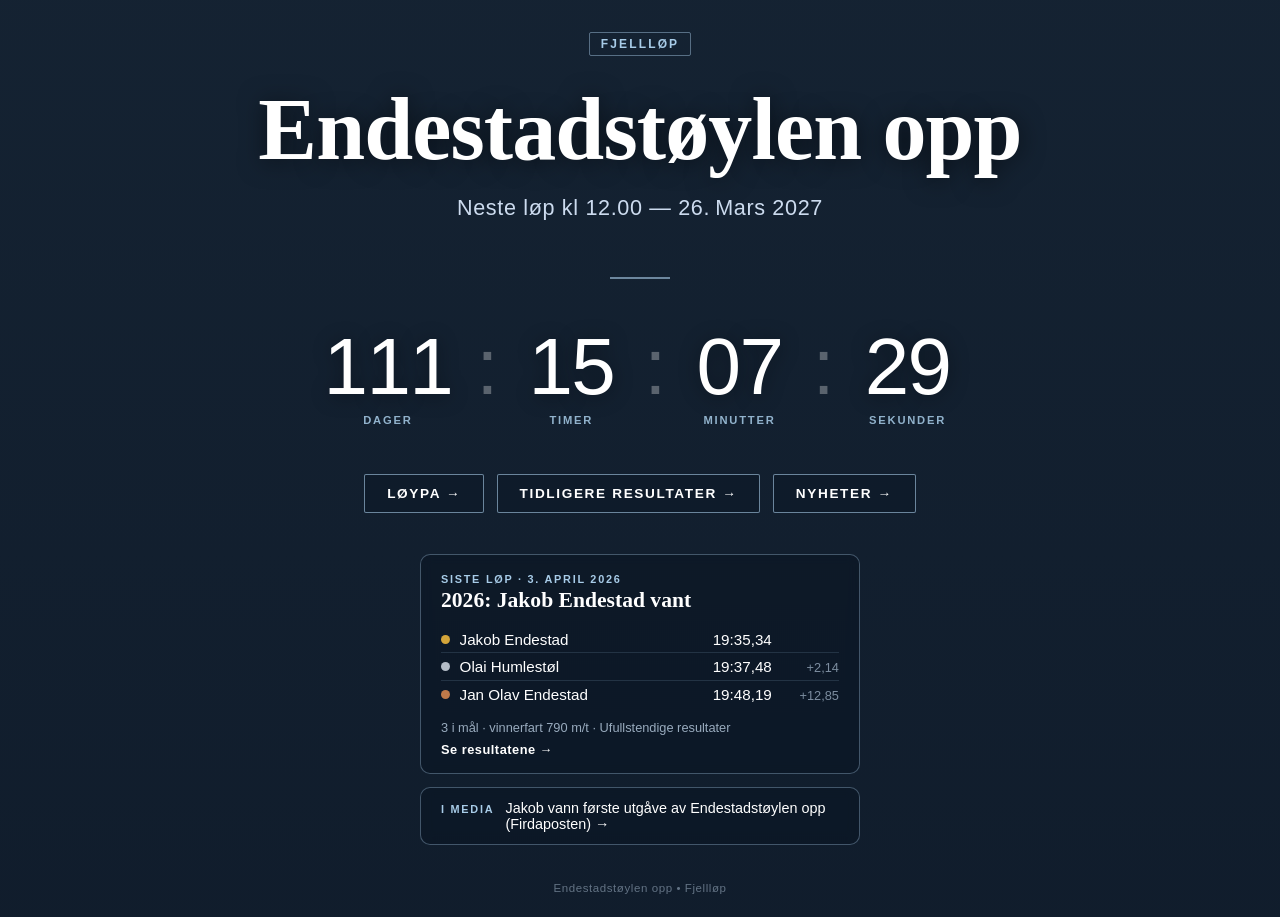
<file: index.html>
<!DOCTYPE html>
<html lang="no">
<head>
  <meta charset="UTF-8" />
  <meta name="viewport" content="width=device-width, initial-scale=1.0" />
  <title>Endestadstøylen opp</title>
  <style>
    *, *::before, *::after {
      box-sizing: border-box;
      margin: 0;
      padding: 0;
    }

    html, body {
      height: 100%;
      font-family: Georgia, 'Times New Roman', serif;
    }

    /* ── Hero ── */
    .hero {
      position: relative;
      min-height: 100vh;
      display: flex;
      flex-direction: column;
      align-items: center;
      justify-content: center;
      text-align: center;
      padding: 2rem 1rem 4.5rem;
      overflow: hidden;
      background-color: #1a2a3a;
    }

    .hero-bg {
      position: absolute;
      inset: 0;
      background-image: url('https://images.unsplash.com/photo-1531366936337-7c912a4589a7?auto=format&fit=crop&w=1920&q=85');
      background-size: cover;
      background-position: center 40%;
      background-repeat: no-repeat;
      filter: brightness(0.55) saturate(0.9);
      z-index: 0;
    }

    .hero-overlay {
      position: absolute;
      inset: 0;
      background: linear-gradient(
        to bottom,
        rgba(10, 20, 35, 0.35) 0%,
        rgba(10, 20, 35, 0.60) 100%
      );
      z-index: 1;
    }

    .hero-content {
      position: relative;
      z-index: 2;
      max-width: 820px;
    }

    /* ── Badge ── */
    .badge {
      display: inline-block;
      font-family: 'Helvetica Neue', Arial, sans-serif;
      font-size: 0.75rem;
      font-weight: 700;
      letter-spacing: 0.18em;
      text-transform: uppercase;
      color: #a8cce8;
      border: 1px solid rgba(168, 204, 232, 0.45);
      border-radius: 2px;
      padding: 0.35em 0.9em;
      margin-bottom: 1.6rem;
    }

    /* ── Title ── */
    h1 {
      font-size: clamp(2.4rem, 7vw, 5.5rem);
      font-weight: 700;
      color: #ffffff;
      line-height: 1.1;
      letter-spacing: -0.01em;
      text-shadow: 0 2px 24px rgba(0,0,0,0.55);
      margin-bottom: 1rem;
    }

    /* ── Subtitle ── */
    .subtitle {
      font-family: 'Helvetica Neue', Arial, sans-serif;
      font-size: clamp(1rem, 2.5vw, 1.35rem);
      color: rgba(220, 235, 255, 0.92);
      letter-spacing: 0.03em;
      margin-bottom: 3.5rem;
    }

    /* ── Divider ── */
    .divider {
      width: 60px;
      height: 2px;
      background: rgba(168, 204, 232, 0.6);
      margin: 0 auto 3rem;
    }

    /* ── Countdown ── */
    .countdown {
      display: flex;
      flex-wrap: wrap;
      justify-content: center;
      gap: 1rem 1.5rem;
    }

    .countdown-unit {
      display: flex;
      flex-direction: column;
      align-items: center;
      min-width: 90px;
    }

    .countdown-number {
      font-family: 'Helvetica Neue', Arial, sans-serif;
      font-size: clamp(2.8rem, 8vw, 5rem);
      font-weight: 300;
      color: #ffffff;
      line-height: 1;
      letter-spacing: -0.02em;
      text-shadow: 0 2px 20px rgba(0,0,0,0.4);
      min-width: 2.2ch;
      text-align: center;
    }

    .countdown-label {
      font-family: 'Helvetica Neue', Arial, sans-serif;
      font-size: 0.7rem;
      font-weight: 600;
      letter-spacing: 0.16em;
      text-transform: uppercase;
      color: rgba(168, 204, 232, 0.85);
      margin-top: 0.45rem;
    }

    .countdown-sep {
      font-family: 'Helvetica Neue', Arial, sans-serif;
      font-size: clamp(2.8rem, 8vw, 5rem);
      font-weight: 200;
      color: rgba(255,255,255,0.3);
      line-height: 1;
      align-self: flex-start;
      padding-top: 0;
      margin-top: 0;
    }

    /* ── Finished state ── */
    .countdown-done {
      font-family: 'Helvetica Neue', Arial, sans-serif;
      font-size: clamp(1.2rem, 3vw, 1.8rem);
      color: #a8cce8;
      letter-spacing: 0.05em;
    }

    /* ── Results link ── */
    .hero-links {
      display: flex;
      flex-wrap: wrap;
      justify-content: center;
      gap: 0.8rem;
      margin-top: 3rem;
    }

    .results-link {
      display: inline-block;
      font-family: 'Helvetica Neue', Arial, sans-serif;
      font-size: 0.85rem;
      font-weight: 600;
      letter-spacing: 0.12em;
      text-transform: uppercase;
      color: #ffffff;
      text-decoration: none;
      border: 1px solid rgba(168, 204, 232, 0.6);
      border-radius: 2px;
      padding: 0.8em 1.6em;
      background: rgba(10, 20, 35, 0.35);
      transition: background 0.15s, border-color 0.15s;
    }

    .results-link:hover,
    .results-link:focus-visible {
      background: rgba(168, 204, 232, 0.2);
      border-color: #a8cce8;
    }

    /* ── Last race highlight ── */
    .last-race {
      display: block;
      width: 100%;
      max-width: 440px;
      margin: 2.6rem auto 0;
      text-align: left;
      font-family: 'Helvetica Neue', Arial, sans-serif;
      color: #ffffff;
      text-decoration: none;
      background: rgba(10, 20, 35, 0.55);
      border: 1px solid rgba(168, 204, 232, 0.35);
      border-radius: 10px;
      padding: 1.1rem 1.25rem 1rem;
      backdrop-filter: blur(6px);
      -webkit-backdrop-filter: blur(6px);
      transition: border-color 0.15s, transform 0.15s, background 0.15s;
    }

    .last-race[hidden] { display: none; }

    .last-race:hover,
    .last-race:focus-visible {
      border-color: #a8cce8;
      background: rgba(10, 20, 35, 0.7);
      transform: translateY(-2px);
    }

    .last-race-eyebrow {
      font-size: 0.68rem;
      font-weight: 700;
      letter-spacing: 0.16em;
      text-transform: uppercase;
      color: #a8cce8;
    }

    .last-race-title {
      font-family: Georgia, 'Times New Roman', serif;
      font-size: 1.35rem;
      font-weight: 700;
      margin: 0.2rem 0 0.8rem;
    }

    .last-race ol { list-style: none; }

    .last-race li {
      display: flex;
      align-items: baseline;
      gap: 0.6rem;
      padding: 0.3rem 0;
      font-size: 0.95rem;
    }

    .last-race li + li { border-top: 1px solid rgba(168, 204, 232, 0.15); }

    .last-race .medal {
      flex: none;
      width: 9px;
      height: 9px;
      border-radius: 50%;
      align-self: center;
    }

    .last-race .who { flex: 1; min-width: 0; overflow: hidden; text-overflow: ellipsis; white-space: nowrap; }
    .last-race .t { font-variant-numeric: tabular-nums; }
    .last-race .gap { font-size: 0.8rem; color: rgba(200, 220, 240, 0.6); font-variant-numeric: tabular-nums; min-width: 3.6rem; text-align: right; }

    .last-race-foot {
      display: flex;
      flex-wrap: wrap;
      justify-content: space-between;
      align-items: baseline;
      gap: 0.4rem 1rem;
      margin-top: 0.8rem;
      font-size: 0.8rem;
      color: rgba(200, 220, 240, 0.75);
    }

    .last-race-cta { font-weight: 700; color: #ffffff; letter-spacing: 0.04em; }
    .last-race:hover .last-race-cta { text-decoration: underline; }

    /* ── Latest news ── */
    .latest-news {
      display: flex;
      align-items: baseline;
      gap: 0.7rem;
      width: 100%;
      max-width: 440px;
      margin: 0.8rem auto 0;
      text-align: left;
      font-family: 'Helvetica Neue', Arial, sans-serif;
      font-size: 0.9rem;
      color: #ffffff;
      text-decoration: none;
      background: rgba(10, 20, 35, 0.55);
      border: 1px solid rgba(168, 204, 232, 0.35);
      border-radius: 10px;
      padding: 0.75rem 1.25rem;
      backdrop-filter: blur(6px);
      -webkit-backdrop-filter: blur(6px);
      transition: border-color 0.15s, transform 0.15s, background 0.15s;
    }

    .latest-news[hidden] { display: none; }

    .latest-news:hover,
    .latest-news:focus-visible {
      border-color: #a8cce8;
      background: rgba(10, 20, 35, 0.7);
      transform: translateY(-2px);
    }

    .latest-news-eyebrow {
      flex: none;
      font-size: 0.68rem;
      font-weight: 700;
      letter-spacing: 0.16em;
      text-transform: uppercase;
      color: #a8cce8;
    }

    .latest-news-title { flex: 1; min-width: 0; }
    .latest-news:hover .latest-news-title { text-decoration: underline; }

    /* ── Footer note ── */
    .hero-footer {
      position: absolute;
      bottom: 1.4rem;
      left: 0;
      right: 0;
      z-index: 2;
      font-family: 'Helvetica Neue', Arial, sans-serif;
      font-size: 0.72rem;
      color: rgba(200, 220, 240, 0.45);
      letter-spacing: 0.05em;
      text-align: center;
    }

    /* ── Responsive tweaks ── */
    @media (max-width: 480px) {
      .countdown-sep { display: none; }
      .countdown-unit { min-width: 70px; }
    }
  </style>
</head>
<body>

<section class="hero">
  <div class="hero-bg" role="img" aria-label="Norsk fjelllandskap"></div>
  <div class="hero-overlay"></div>

  <div class="hero-content">
    <span class="badge">Fjellløp</span>

    <h1>Endestadstøylen opp</h1>

    <p class="subtitle">Neste løp kl&nbsp;12.00 &mdash; 26.&thinsp;Mars&nbsp;2027</p>

    <div class="divider" aria-hidden="true"></div>

    <div class="countdown" id="countdown" aria-live="polite" aria-label="Nedtelling til løpet"></div>

    <nav class="hero-links" aria-label="Mer om løpet">
      <a class="results-link" href="loypa.html">Løypa &rarr;</a>
      <a class="results-link" href="resultater.html">Tidligere resultater &rarr;</a>
      <a class="results-link" href="nyheter.html">Nyheter &rarr;</a>
    </nav>

    <!-- Fylles ut fra results/ av scriptet nederst; forblir skjult om resultatene ikke kan lastes -->
    <a class="last-race" id="last-race" href="resultater.html" hidden></a>

    <!-- Siste sak fra nyheter/nyheter.csv; forblir skjult om fila ikke kan lastes -->
    <a class="latest-news" id="latest-news" href="nyheter.html" hidden></a>
  </div>

  <p class="hero-footer">Endestadstøylen opp &bull; Fjellløp</p>
</section>

<script>
  // Target: 2027-03-26 12:00:00 Europe/Oslo (CET = UTC+1; DST starts March 28 in 2027)
  var TARGET_UTC = new Date('2027-03-26T11:00:00Z').getTime();

  var el = document.getElementById('countdown');

  function pad(n) {
    return String(Math.floor(n)).padStart(2, '0');
  }

  function buildUnits(days, hours, minutes, seconds) {
    var units = [
      { value: pad(days),    label: days === 1 ? 'Dag' : 'Dager' },
      { value: pad(hours),   label: 'Timer' },
      { value: pad(minutes), label: 'Minutter' },
      { value: pad(seconds), label: 'Sekunder' }
    ];

    var html = '';
    units.forEach(function(u, i) {
      html += '<div class="countdown-unit">'
            + '<span class="countdown-number">' + u.value + '</span>'
            + '<span class="countdown-label">' + u.label + '</span>'
            + '</div>';
      if (i < units.length - 1) {
        html += '<span class="countdown-sep" aria-hidden="true">:</span>';
      }
    });
    return html;
  }

  function tick() {
    var now  = Date.now();
    var diff = TARGET_UTC - now;

    if (diff <= 0) {
      el.innerHTML = '<p class="countdown-done">Løpet er i gang!</p>';
      return;
    }

    var totalSec = Math.floor(diff / 1000);
    var seconds  = totalSec % 60;
    var totalMin = Math.floor(totalSec / 60);
    var minutes  = totalMin % 60;
    var totalHr  = Math.floor(totalMin / 60);
    var hours    = totalHr % 24;
    var days     = Math.floor(totalHr / 24);

    el.innerHTML = buildUnits(days, hours, minutes, seconds);

    // Schedule next tick aligned to the next whole second
    var msIntoSec = diff % 1000;
    setTimeout(tick, msIntoSec > 0 ? msIntoSec : 1000);
  }

  tick();
</script>

<script src="assets/results.js"></script>
<script>
  // Oppsummering av siste løp
  (function () {
    var card = document.getElementById('last-race');
    var R = window.Results;
    if (!R || !window.fetch) return;
    var MEDALS = ['#d4a53a', '#b3bcc6', '#c07a4a'];

    R.loadRaceIndex().then(function (races) {
      if (!races.length) return;
      var race = races[0];
      return R.loadRace(race).then(function (data) {
        if (!data.finishers.length) return;
        var s = data.stats, d = data.decimals, esc = R.esc;

        var rows = data.finishers.filter(function (f) { return f.place <= 3; }).map(function (f) {
          return '<li><span class="medal" style="background:' + MEDALS[f.place - 1] + '" aria-label="' + f.place + '. plass"></span>' +
            '<span class="who">' + esc(f.name) + '</span>' +
            '<span class="t">' + R.formatTime(f.seconds, d) + '</span>' +
            '<span class="gap">' + (f.gap ? R.formatGap(f.gap, d) : '') + '</span></li>';
        }).join('');

        var facts = [s.finishers + ' i mål'];
        if (race.climbM) facts.push('vinnerfart ' + R.formatVertical(s.fastest, race.climbM));
        if (race.note) facts.push(race.note.replace(/\s*[–-].*$/, ''));

        card.href = 'lop.html?ar=' + encodeURIComponent(race.year);
        card.innerHTML =
          '<div class="last-race-eyebrow">Siste løp' + (race.date ? ' · ' + esc(R.formatDate(race.date)) : '') + '</div>' +
          '<div class="last-race-title">' + esc(race.year) + ': ' + esc(s.winner.name) + ' vant</div>' +
          '<ol>' + rows + '</ol>' +
          '<div class="last-race-foot"><span>' + esc(facts.join(' · ')) + '</span>' +
          '<span class="last-race-cta">Se resultatene &rarr;</span></div>';
        card.setAttribute('aria-label', 'Siste løp ' + race.year + ': ' + s.winner.name + ' vant på ' +
          R.formatTime(s.fastest, d) + '. Se resultatene.');
        card.hidden = false;
      });
    }).catch(function () { /* ingen resultater å vise – kortet forblir skjult */ });
  })();
</script>
<script>
  // Siste nytt
  (function () {
    var card = document.getElementById('latest-news');
    var R = window.Results;
    if (!R || !window.fetch) return;

    R.loadNews().then(function (items) {
      if (!items.length) return;
      var n = items[0];
      card.innerHTML =
        '<span class="latest-news-eyebrow">' + (n.type === 'presse' ? 'I media' : 'Siste nytt') + '</span>' +
        '<span class="latest-news-title">' + R.esc(n.title) + (n.source ? ' (' + R.esc(n.source) + ')' : '') + ' &rarr;</span>';
      card.hidden = false;
    }).catch(function () { /* ingen nyheter å vise – kortet forblir skjult */ });
  })();
</script>

</body>
</html>
</file>
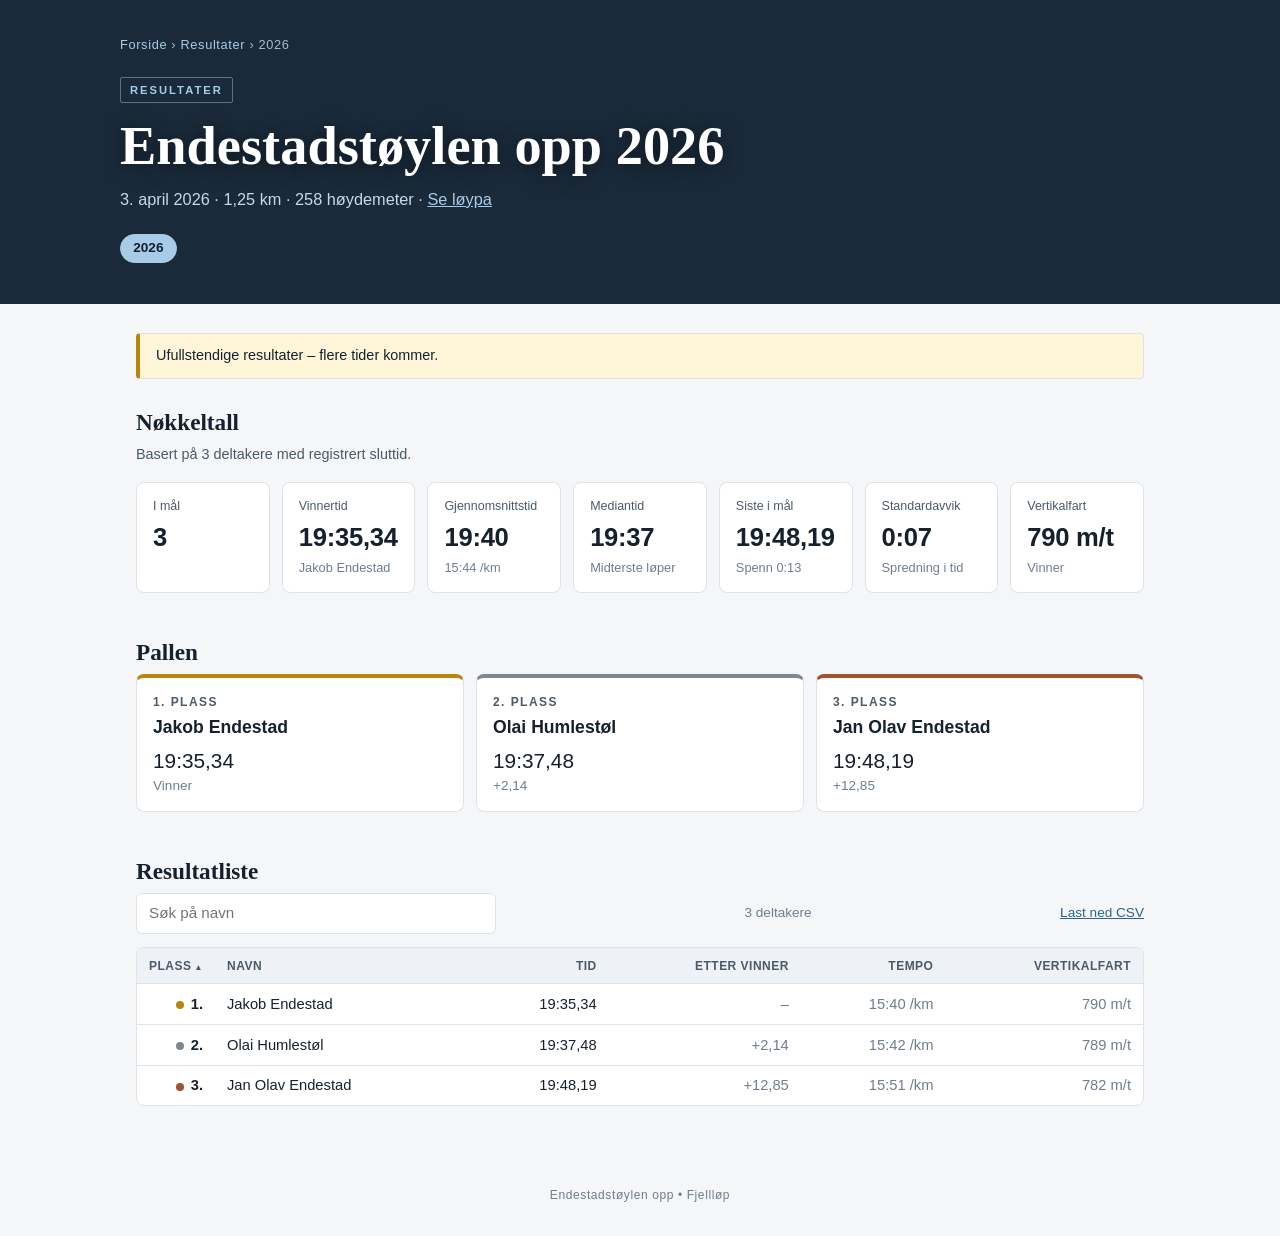
<file: lop.html>
<!DOCTYPE html>
<html lang="no">
<head>
  <meta charset="UTF-8" />
  <meta name="viewport" content="width=device-width, initial-scale=1.0" />
  <title>Resultater – Endestadstøylen opp</title>
  <link rel="stylesheet" href="assets/results.css" />
</head>
<body>

<header class="page-header">
  <div class="inner">
    <nav class="crumbs" aria-label="Brødsmuler">
      <a href="./">Forside</a> &rsaquo; <a href="resultater.html">Resultater</a> &rsaquo; <span id="crumb-year">…</span>
    </nav>
    <span class="badge">Resultater</span>
    <h1 id="race-title">Endestadstøylen opp</h1>
    <p class="lead" id="race-lead"></p>
    <nav class="year-nav" id="year-nav" aria-label="Velg år"></nav>
  </div>
</header>

<main id="main">
  <p class="loading">Laster resultater…</p>
</main>

<footer>Endestadstøylen opp &bull; Fjellløp</footer>

<script src="assets/results.js"></script>
<script>
(function () {
  'use strict';
  var R = Results, esc = R.esc;
  var main = document.getElementById('main');

  var params = new URLSearchParams(location.search);
  var wantedYear = params.get('ar');

  R.loadRaceIndex().then(function (races) {
    if (!races.length) throw new Error('Ingen løp er registrert i results/lop.csv.');

    // Uten gyldig ?ar= vises siste løp
    var race = races.filter(function (r) { return r.year === wantedYear; })[0] || races[0];
    renderHeader(race, races);

    return R.loadRace(race).then(function (data) { render(race, data); });
  }).catch(function (err) {
    main.innerHTML = '<div class="error"><strong>Kunne ikke vise resultatene.</strong><br>' + esc(err.message) + '</div>';
  });

  function renderHeader(race, races) {
    document.title = 'Resultater ' + race.year + ' – Endestadstøylen opp';
    document.getElementById('crumb-year').textContent = race.year;
    document.getElementById('race-title').textContent = 'Endestadstøylen opp ' + race.year;

    var lead = [R.formatDate(race.date)];
    if (race.distanceKm) lead.push(R.formatNumber(race.distanceKm, race.distanceKm % 1 ? 2 : 0).replace(/(,\d)0$/, '$1') + ' km');
    if (race.climbM) lead.push(R.formatNumber(race.climbM) + ' høydemeter');
    var leadEl = document.getElementById('race-lead');
    leadEl.textContent = lead.filter(Boolean).join(' · ');
    if (race.distanceKm || race.climbM) {
      leadEl.insertAdjacentHTML('beforeend', ' · <a href="loypa.html" style="color:#a8cce8">Se løypa</a>');
    }

    document.getElementById('year-nav').innerHTML = races.slice().reverse().map(function (r) {
      return '<a href="lop.html?ar=' + encodeURIComponent(r.year) + '"' +
        (r === race ? ' aria-current="page"' : '') + '>' + esc(r.year) + '</a>';
    }).join('');
  }

  function render(race, data) {
    var s = data.stats, d = data.decimals;
    var html = '';

    if (race.note) html += '<p class="notice">' + esc(race.note) + '</p>';

    if (!data.finishers.length) {
      main.innerHTML = html + '<p class="error">Ingen gyldige sluttider funnet i ' + esc(race.file) + '.</p>';
      return;
    }

    /* Nøkkeltall */
    var tiles = [
      { label: 'I mål', value: R.formatNumber(s.finishers),
        detail: s.notFinished ? s.notFinished + ' ikke fullført' : s.clubs ? s.clubs + ' klubber' : '' },
      { label: 'Vinnertid', value: R.formatTime(s.fastest, d), detail: s.winner.name },
      { label: 'Gjennomsnittstid', value: R.formatTime(s.mean, 0),
        detail: race.distanceKm ? R.formatPace(s.mean, race.distanceKm) : R.formatGap(s.mean - s.fastest, 0) + ' bak vinner' },
      { label: 'Mediantid', value: R.formatTime(s.median, 0), detail: 'Midterste løper' },
      { label: 'Siste i mål', value: R.formatTime(s.slowest, d),
        detail: 'Spenn ' + R.formatTime(s.slowest - s.fastest) }
    ];
    // Topp 10-snitt er bare interessant når flere enn 10 er i mål
    if (s.finishers > 10) {
      tiles.splice(4, 0, { label: 'Snitt topp 10', value: R.formatTime(s.top10Mean, 0), detail: 'De 10 raskeste' });
    }
    if (s.stdDev != null) {
      tiles.push({ label: 'Standardavvik', value: R.formatTime(s.stdDev, 0), detail: 'Spredning i tid' });
    }
    // I bratte løp sier vertikalfart mer enn min/km, så da vises den i stedet
    if (race.climbM) {
      tiles.push({ label: 'Vertikalfart', value: R.formatVertical(s.fastest, race.climbM), detail: 'Vinner' });
    } else if (race.distanceKm) {
      tiles.push({ label: 'Vinnertempo', value: R.formatPace(s.fastest, race.distanceKm).replace(' /km', ''), detail: 'min per km' });
    }

    html += '<section aria-labelledby="h-stats"><h2 id="h-stats">Nøkkeltall</h2>' +
      '<p class="section-sub">Basert på ' + s.finishers + ' deltakere med registrert sluttid.</p>' +
      '<div class="tiles">' + tiles.map(function (t) {
        return '<div class="tile"><div class="tile-label">' + esc(t.label) + '</div>' +
          '<div class="tile-value">' + esc(t.value) + '</div>' +
          '<div class="tile-detail" title="' + esc(t.detail) + '">' + esc(t.detail) + '</div></div>';
      }).join('') + '</div></section>';

    /* Pallen */
    var podium = data.finishers.filter(function (f) { return f.place <= 3; });
    html += '<section aria-labelledby="h-podium"><h2 id="h-podium">Pallen</h2>' +
      '<div class="podium">' + podium.map(function (f) {
        return '<div class="podium-card medal-' + f.place + '">' +
          '<div class="pos">' + f.place + '. plass</div>' +
          '<div class="who">' + esc(f.name) + '</div>' +
          (f.club ? '<div class="club">' + esc(f.club) + '</div>' : '') +
          '<div class="time">' + R.formatTime(f.seconds, d) + '</div>' +
          '<div class="gap">' + (f.gap ? R.formatGap(f.gap, d) : 'Vinner') + '</div></div>';
      }).join('') + '</div></section>';

    /* Tidsfordeling – gir bare mening med en viss mengde løpere */
    var showChart = s.finishers >= 10;
    if (showChart) html += '<section aria-labelledby="h-dist"><h2 id="h-dist">Tidsfordeling</h2>' +
      '<p class="section-sub">Antall løpere per tidsintervall. Søk opp en løper i resultatlisten for å se hvor de havnet.</p>' +
      '<div class="chart-card" id="chart"></div></section>';

    /* Resultatliste */
    var paceCol = !!race.distanceKm;
    // Kolonner uten data i fila (f.eks. før klubb er registrert) skjules
    var everyone = data.finishers.concat(data.others);
    var cols = {
      bib: everyone.some(function (f) { return f.bib; }),
      club: everyone.some(function (f) { return f.club; }),
      km: paceCol ? race.distanceKm : null,
      climb: race.climbM
    };
    html += '<section aria-labelledby="h-results"><h2 id="h-results">Resultatliste</h2>' +
      '<div class="toolbar">' +
        '<input type="search" class="search" id="search" placeholder="Søk på navn' + (cols.club ? ', klubb' : '') + (cols.bib ? ' eller startnummer' : '') + '" aria-label="Søk i resultatlisten">' +
        '<span class="count" id="count"></span>' +
        '<a class="download" href="' + esc(race.file) + '" download>Last ned CSV</a>' +
      '</div>' +
      '<div class="table-wrap"><table id="results-table"><thead><tr>' +
        th('place', 'Plass', 'num') +
        (cols.bib ? th('bib', 'Startnr', 'num hide-sm') : '') +
        th('name', 'Navn') +
        (cols.club ? th('club', 'Klubb') : '') +
        th('seconds', 'Tid', 'num') +
        '<th class="num hide-sm" scope="col">Etter vinner</th>' +
        (paceCol ? '<th class="num hide-sm" scope="col">Tempo</th>' : '') +
        (cols.climb ? '<th class="num hide-sm" scope="col" title="Høydemeter per time">Vertikalfart</th>' : '') +
      '</tr></thead><tbody></tbody></table></div></section>';

    /* Klubber */
    var clubs = data.clubs.filter(function (c) { return c.club; });
    if (clubs.length) {
      html += '<section aria-labelledby="h-clubs"><h2 id="h-clubs">Klubber</h2>' +
        '<p class="section-sub">Klubber med deltakere i mål, sortert etter antall.</p>' +
        '<div class="table-wrap"><table><thead><tr>' +
          '<th scope="col">Klubb</th><th class="num" scope="col">Antall</th>' +
          '<th scope="col" class="hide-sm">Raskeste</th><th class="num" scope="col">Beste tid</th>' +
          '<th class="num hide-sm" scope="col">Snittid</th>' +
        '</tr></thead><tbody>' + data.clubs.map(function (c) {
          return '<tr><td class="club">' + (c.club ? esc(c.club) : '<span class="muted">Uten klubb</span>') + '</td>' +
            '<td class="num">' + c.count + '</td>' +
            '<td class="hide-sm">' + esc(c.bestName) + '</td>' +
            '<td class="num">' + R.formatTime(c.best, d) + '</td>' +
            '<td class="num hide-sm">' + R.formatTime(c.mean, 0) + '</td></tr>';
        }).join('') + '</tbody></table></div></section>';
    }

    main.innerHTML = html;

    var chart = showChart ? drawHistogram(document.getElementById('chart'), data) : { mark: function () {} };
    setupTable(data, cols, chart);
  }

  function th(key, label, cls) {
    return '<th scope="col" data-sort="' + key + '"' + (cls ? ' class="' + cls + '"' : '') +
      (key === 'place' ? ' aria-sort="ascending"' : '') + '><button type="button">' + label + '</button></th>';
  }

  /* ── Resultattabell med søk og sortering ── */
  function setupTable(data, cols, chart) {
    var km = cols.km;
    var table = document.getElementById('results-table');
    var tbody = table.querySelector('tbody');
    var search = document.getElementById('search');
    var count = document.getElementById('count');
    var d = data.decimals;
    var sortKey = 'place', sortDir = 1;

    var all = data.finishers.concat(data.others);

    function compare(a, b) {
      // Ikke fullførte havner alltid nederst
      if (!a.place !== !b.place) return a.place ? -1 : 1;
      var va = a[sortKey], vb = b[sortKey];
      if (sortKey === 'bib') { va = parseInt(va, 10) || Infinity; vb = parseInt(vb, 10) || Infinity; }
      if (typeof va === 'string') return sortDir * va.localeCompare(vb, 'nb');
      if (va == null) return 1;
      if (vb == null) return -1;
      return sortDir * (va - vb) || (a.place - b.place);
    }

    function row(f) {
      var finished = f.place != null;
      var cls = finished ? (f.place <= 3 ? 'top3 medal-' + f.place : '') : 'dnf';
      return '<tr class="' + cls + '">' +
        '<td class="num place">' + (finished ? f.place + '.' : '–') + '</td>' +
        (cols.bib ? '<td class="num hide-sm muted">' + esc(f.bib) + '</td>' : '') +
        '<td class="name">' + esc(f.name) + '</td>' +
        (cols.club ? '<td class="club">' + esc(f.club) + '</td>' : '') +
        '<td class="num">' + (finished ? R.formatTime(f.seconds, d) : esc(f.status)) + '</td>' +
        '<td class="num hide-sm muted">' + (finished ? R.formatGap(f.gap, d) : '') + '</td>' +
        (km ? '<td class="num hide-sm muted">' + (finished ? R.formatPace(f.seconds, km) : '') + '</td>' : '') +
        (cols.climb ? '<td class="num hide-sm muted">' + (finished ? R.formatVertical(f.seconds, cols.climb) : '') + '</td>' : '') +
        '</tr>';
    }

    function update() {
      var q = search.value.trim().toLowerCase();
      var rows = all.filter(function (f) {
        return !q || f.name.toLowerCase().indexOf(q) >= 0 ||
          f.club.toLowerCase().indexOf(q) >= 0 || f.bib.toLowerCase() === q;
      }).sort(compare);

      tbody.innerHTML = rows.length ? rows.map(row).join('') :
        '<tr class="empty-row"><td colspan="' + table.querySelectorAll('thead th').length + '">Ingen treff på «' + esc(search.value) + '»</td></tr>';
      count.textContent = q ? rows.length + ' av ' + all.length + ' deltakere' : all.length + ' deltakere';

      // Marker løperen i histogrammet når søket treffer én person i mål
      var hit = rows.filter(function (f) { return f.place != null; });
      chart.mark(q && hit.length === 1 ? hit[0] : null);
    }

    table.querySelectorAll('th[data-sort] button').forEach(function (btn) {
      btn.addEventListener('click', function () {
        var key = btn.parentNode.getAttribute('data-sort');
        sortDir = key === sortKey ? -sortDir : 1;
        sortKey = key;
        table.querySelectorAll('th[data-sort]').forEach(function (h) { h.removeAttribute('aria-sort'); });
        btn.parentNode.setAttribute('aria-sort', sortDir === 1 ? 'ascending' : 'descending');
        update();
      });
    });
    search.addEventListener('input', update);
    update();
  }

  /* ── Histogram (inline SVG) ── */
  function drawHistogram(container, data) {
    var times = data.finishers.map(function (f) { return f.seconds; });
    var h = R.histogram(times);
    var bins = h.bins;

    // Tegn i faktisk bredde, så teksten har lesbar størrelse også på mobil
    var W = Math.max(300, Math.min(720, container.clientWidth - 32));
    var H = W < 500 ? 200 : 250, m = { top: 26, right: 8, bottom: 30, left: 34 };
    var pw = W - m.left - m.right, ph = H - m.top - m.bottom;
    var maxCount = Math.max.apply(null, bins.map(function (b) { return b.count; }));

    // Runde y-verdier
    var step = maxCount <= 5 ? 1 : maxCount <= 12 ? 2 : maxCount <= 30 ? 5 : 10;
    var yMax = Math.ceil(maxCount / step) * step;
    var band = pw / bins.length;
    var barW = Math.max(4, Math.min(band - 2, 44));
    var x0 = h.bins[0].from, x1 = h.bins[bins.length - 1].to;

    function y(v) { return m.top + ph - (v / yMax) * ph; }
    function xTime(t) { return m.left + ((t - x0) / (x1 - x0)) * pw; }

    var svg = '<svg viewBox="0 0 ' + W + ' ' + H + '" role="img" aria-label="Histogram over sluttider">';
    svg += '<g class="grid">';
    for (var v = 0; v <= yMax; v += step) {
      svg += '<line x1="' + m.left + '" x2="' + (W - m.right) + '" y1="' + y(v) + '" y2="' + y(v) + '"/>';
    }
    svg += '</g><g class="axis">';
    for (v = 0; v <= yMax; v += step) {
      svg += '<text x="' + (m.left - 8) + '" y="' + (y(v) + 4) + '" text-anchor="end">' + v + '</text>';
    }
    // Hver n-te grense på x-aksen, så etikettene ikke kolliderer
    var every = Math.ceil(bins.length / (W < 500 ? 4 : 8));
    for (var i = 0; i <= bins.length; i += every) {
      var t = x0 + i * h.width;
      svg += '<text x="' + xTime(t) + '" y="' + (H - 8) + '" text-anchor="middle">' + R.formatTime(t) + '</text>';
    }
    svg += '</g><g>';

    bins.forEach(function (b, idx) {
      var cx = m.left + band * idx + band / 2;
      var bx = cx - barW / 2;
      var hitAttrs = 'class="hit" x="' + (m.left + band * idx) + '" y="' + m.top + '" width="' + band + '" height="' + ph + '"' +
        ' data-idx="' + idx + '" tabindex="0" aria-label="' + R.formatTime(b.from) + '–' + R.formatTime(b.to) + ': ' + b.count + ' løpere"';
      var bar = '';
      if (b.count) {
        var top = y(b.count), bottom = y(0), r = Math.min(4, barW / 2, bottom - top);
        bar = '<path class="bar" data-idx="' + idx + '" d="M' + bx + ',' + bottom + 'V' + (top + r) +
          'Q' + bx + ',' + top + ' ' + (bx + r) + ',' + top + 'H' + (bx + barW - r) +
          'Q' + (bx + barW) + ',' + top + ' ' + (bx + barW) + ',' + (top + r) + 'V' + bottom + 'Z"/>';
      }
      svg += '<rect ' + hitAttrs + '/>' + bar;
    });
    svg += '</g><g id="marker"></g></svg><div class="tooltip" id="tip"></div>';
    container.innerHTML = svg;

    var svgEl = container.querySelector('svg');
    var tip = container.querySelector('#tip');

    function showTip(el) {
      var b = bins[+el.getAttribute('data-idx')];
      var bar = container.querySelector('.bar[data-idx="' + el.getAttribute('data-idx') + '"]');
      container.querySelectorAll('.bar.active').forEach(function (a) { a.classList.remove('active'); });
      if (bar) bar.classList.add('active');
      var svgBox = svgEl.getBoundingClientRect(), boxC = container.getBoundingClientRect();
      var scale = svgBox.width / W;
      var idx = +el.getAttribute('data-idx');
      tip.style.left = (svgBox.left - boxC.left + (m.left + band * idx + band / 2) * scale) + 'px';
      tip.style.top = (svgBox.top - boxC.top + y(b.count) * scale) + 'px';
      tip.innerHTML = '<strong>' + b.count + ' løper' + (b.count === 1 ? '' : 'e') + '</strong> · ' +
        R.formatTime(b.from) + '–' + R.formatTime(b.to);
      tip.classList.add('show');
    }
    function hideTip() {
      tip.classList.remove('show');
      container.querySelectorAll('.bar.active').forEach(function (a) { a.classList.remove('active'); });
    }
    container.querySelectorAll('.hit').forEach(function (el) {
      el.addEventListener('mouseenter', function () { showTip(el); });
      el.addEventListener('focus', function () { showTip(el); });
      el.addEventListener('mouseleave', hideTip);
      el.addEventListener('blur', hideTip);
    });

    return {
      mark: function (runner) {
        var g = container.querySelector('#marker');
        if (!runner) { g.innerHTML = ''; return; }
        var x = xTime(runner.seconds);
        var anchor = x > W / 2 ? 'end' : 'start';
        var dx = anchor === 'end' ? -6 : 6;
        g.innerHTML = '<line class="you" x1="' + x + '" x2="' + x + '" y1="' + (m.top - 14) + '" y2="' + (m.top + ph) + '"/>' +
          '<text class="you-label" x="' + (x + dx) + '" y="' + (m.top - 4) + '" text-anchor="' + anchor + '">' +
          esc(runner.name) + ' – ' + R.formatTime(runner.seconds, data.decimals) + ' (' + runner.place + '.)</text>';
      }
    };
  }
})();
</script>
</body>
</html>
</file>
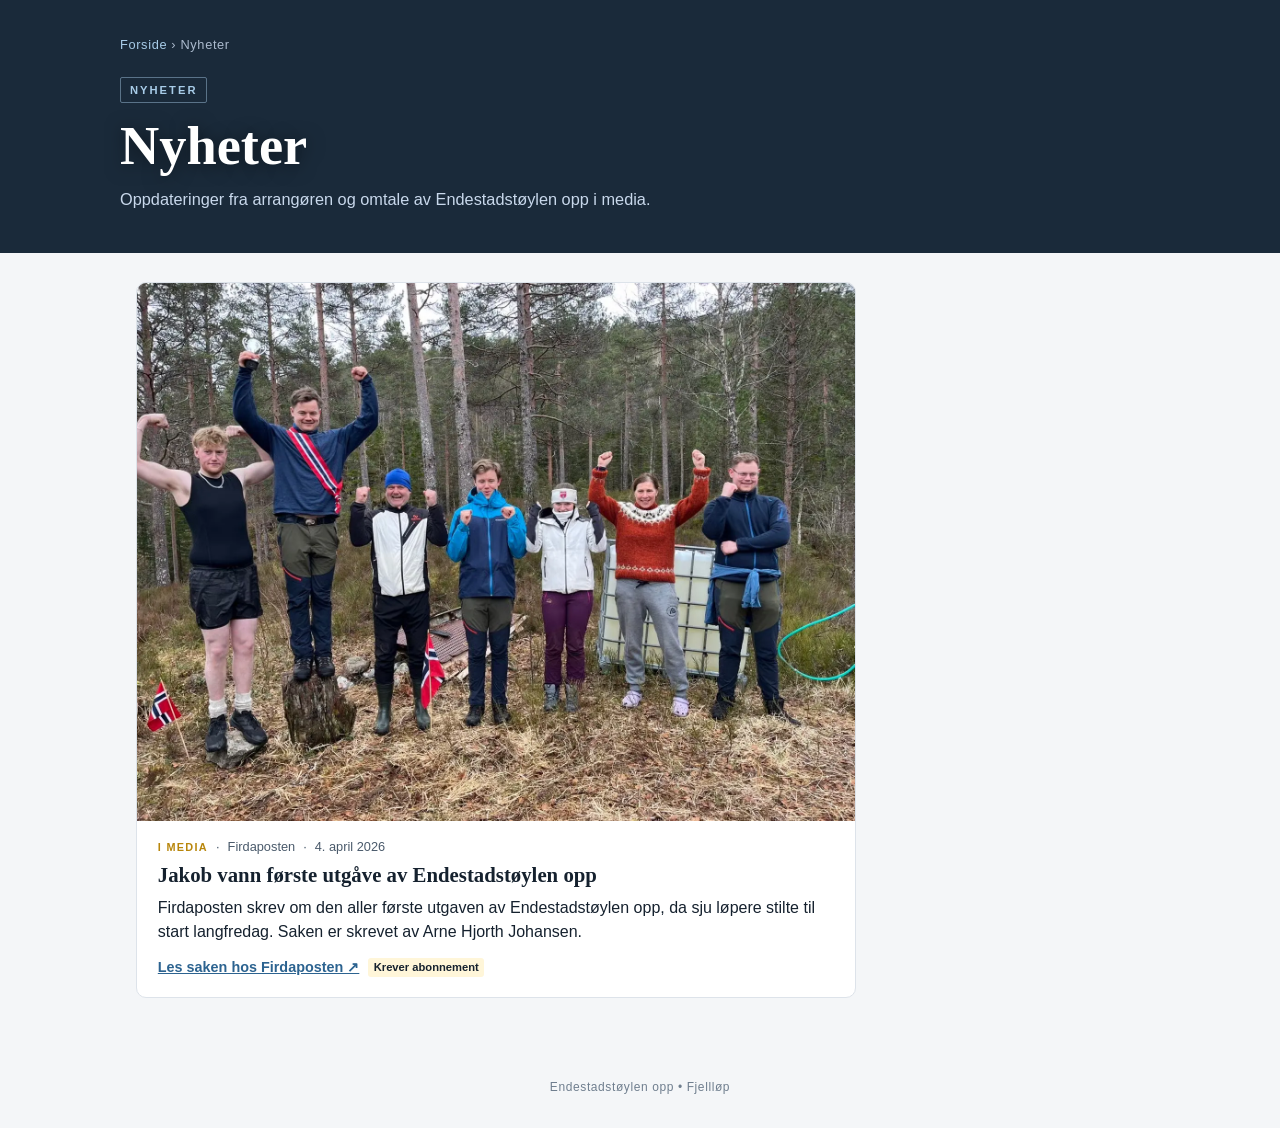
<file: nyheter.html>
<!DOCTYPE html>
<html lang="no">
<head>
  <meta charset="UTF-8" />
  <meta name="viewport" content="width=device-width, initial-scale=1.0" />
  <title>Nyheter – Endestadstøylen opp</title>
  <link rel="stylesheet" href="assets/results.css" />
</head>
<body>

<header class="page-header">
  <div class="inner">
    <nav class="crumbs" aria-label="Brødsmuler">
      <a href="./">Forside</a> &rsaquo; <span>Nyheter</span>
    </nav>
    <span class="badge">Nyheter</span>
    <h1>Nyheter</h1>
    <p class="lead">Oppdateringer fra arrangøren og omtale av Endestadstøylen opp i media.</p>
  </div>
</header>

<main id="main">
  <p class="loading">Laster nyheter…</p>
</main>

<footer>Endestadstøylen opp &bull; Fjellløp</footer>

<script src="assets/results.js"></script>
<script>
(function () {
  'use strict';
  var R = Results, esc = R.esc;
  var main = document.getElementById('main');
  var TYPE_LABEL = { nyhet: 'Fra arrangøren', presse: 'I media' };

  R.loadNews().then(function (items) {
    if (!items.length) {
      main.innerHTML = '<p class="muted">Ingen nyheter ennå.</p>';
      return;
    }
    main.innerHTML = '<ol class="news-list">' + items.map(renderItem).join('') + '</ol>';
  }).catch(function (err) {
    main.innerHTML = '<div class="error"><strong>Kunne ikke vise nyhetene.</strong><br>' + esc(err.message) + '</div>';
  });

  function renderItem(n) {
    var meta = ['<span class="news-type news-type-' + n.type + '">' + TYPE_LABEL[n.type] + '</span>'];
    if (n.source) meta.push('<span>' + esc(n.source) + '</span>');
    if (n.date) meta.push('<time datetime="' + esc(n.date) + '">' + esc(R.formatDate(n.date)) + '</time>');

    var title = n.url
      ? '<a href="' + esc(n.url) + '" target="_blank" rel="noopener">' + esc(n.title) + '</a>'
      : esc(n.title);

    var body = n.text
      ? n.text.split(/\n\s*\n/).map(function (p) { return '<p>' + esc(p.trim()) + '</p>'; }).join('')
      : '';

    var link = '';
    if (n.url) {
      link = '<p class="news-link"><a href="' + esc(n.url) + '" target="_blank" rel="noopener">' +
        (n.source ? 'Les saken hos ' + esc(n.source) : 'Les mer') + ' &nearr;</a>' +
        (n.paywall ? ' <span class="tag">Krever abonnement</span>' : '') + '</p>';
    }

    var img = n.image
      ? '<img class="news-image" src="' + esc(n.image) + '" alt="' + esc(n.imageAlt) + '" loading="lazy" />'
      : '';

    return '<li class="news-item">' + img + '<div class="news-meta">' + meta.join('<span aria-hidden="true">·</span>') + '</div>' +
      '<h2>' + title + '</h2>' + body + link + '</li>';
  }
})();
</script>
</body>
</html>
</file>
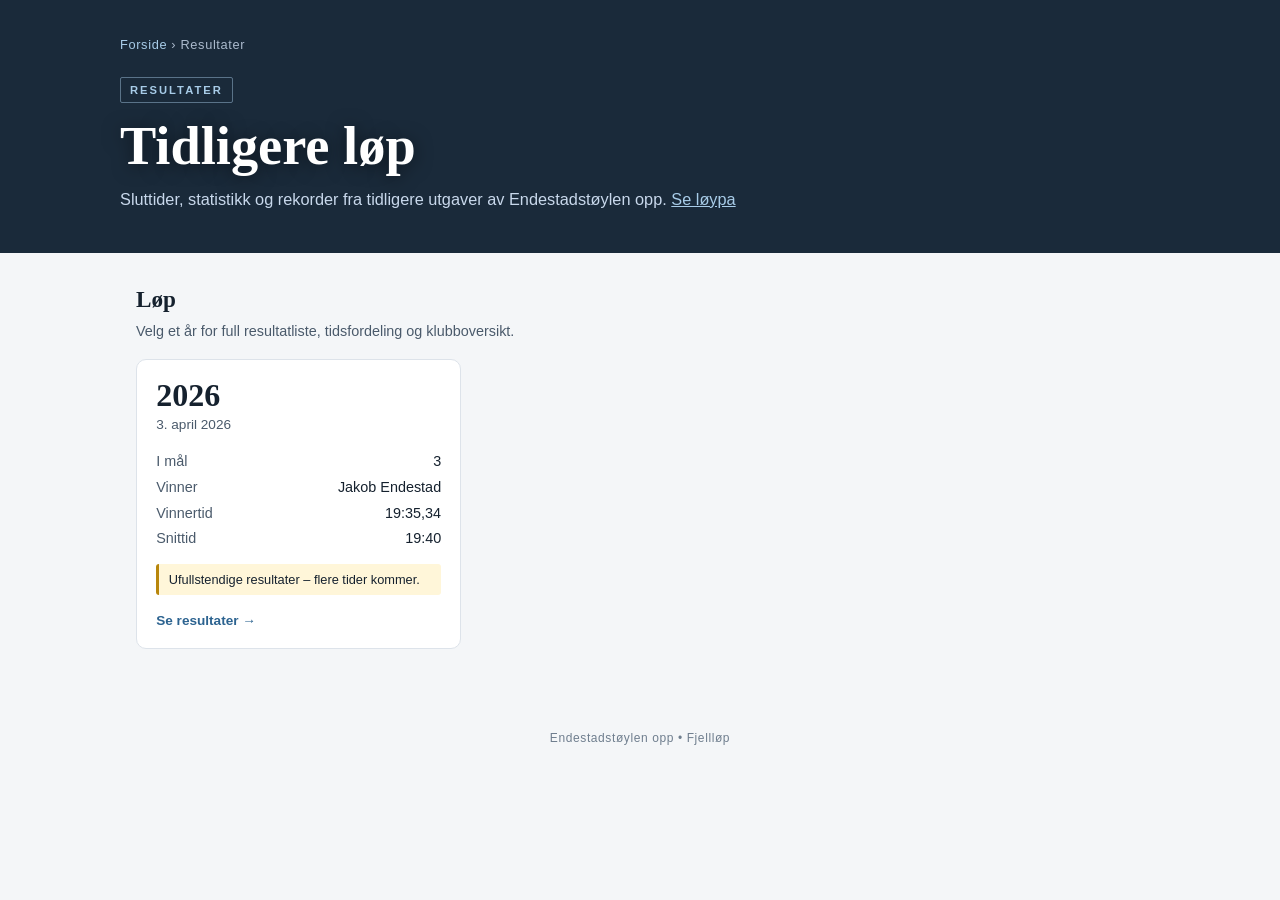
<file: resultater.html>
<!DOCTYPE html>
<html lang="no">
<head>
  <meta charset="UTF-8" />
  <meta name="viewport" content="width=device-width, initial-scale=1.0" />
  <title>Tidligere resultater – Endestadstøylen opp</title>
  <link rel="stylesheet" href="assets/results.css" />
</head>
<body>

<header class="page-header">
  <div class="inner">
    <nav class="crumbs" aria-label="Brødsmuler">
      <a href="./">Forside</a> &rsaquo; <span>Resultater</span>
    </nav>
    <span class="badge">Resultater</span>
    <h1>Tidligere løp</h1>
    <p class="lead">Sluttider, statistikk og rekorder fra tidligere utgaver av Endestadstøylen opp. <a href="loypa.html" style="color:#a8cce8">Se løypa</a></p>
  </div>
</header>

<main id="main">
  <p class="loading">Laster resultater…</p>
</main>

<footer>Endestadstøylen opp &bull; Fjellløp</footer>

<script src="assets/results.js"></script>
<script>
(function () {
  'use strict';
  var R = Results, esc = R.esc;
  var main = document.getElementById('main');

  R.loadRaceIndex().then(function (races) {
    if (!races.length) throw new Error('Ingen løp er registrert ennå.');
    // Et løp med manglende fil stopper ikke resten av oversikten
    return Promise.all(races.map(function (race) {
      return R.loadRace(race).then(function (data) {
        return { race: race, data: data };
      }, function (err) {
        return { race: race, error: err };
      });
    }));
  }).then(render).catch(function (err) {
    main.innerHTML = '<div class="error"><strong>Kunne ikke vise resultatene.</strong><br>' + esc(err.message) + '</div>';
  });

  function render(items) {
    var ok = items.filter(function (it) { return it.data && it.data.finishers.length; });
    var html = '';

    /* Rekorder på tvers av år – vises først når det finnes mer enn ett løp */
    var record = null;
    if (ok.length > 1) {
      var mostRunners = null, totalFinishers = 0, runners = {};
      ok.forEach(function (it) {
        var w = it.data.finishers[0];
        if (!record || w.seconds < record.runner.seconds) record = { runner: w, year: it.race.year, d: it.data.decimals };
        if (!mostRunners || it.data.stats.finishers > mostRunners.count) mostRunners = { count: it.data.stats.finishers, year: it.race.year };
        totalFinishers += it.data.stats.finishers;
        it.data.finishers.forEach(function (f) { runners[f.name.toLowerCase()] = (runners[f.name.toLowerCase()] || 0) + 1; });
      });
      var unique = Object.keys(runners).length;
      var veterans = Object.keys(runners).filter(function (k) { return runners[k] === ok.length; }).length;

      var tiles = [
        { label: 'Løyperekord', value: R.formatTime(record.runner.seconds, record.d),
          detail: record.runner.name + ', ' + record.year },
        { label: 'Flest i mål', value: R.formatNumber(mostRunners.count), detail: 'i ' + mostRunners.year },
        { label: 'Totalt i mål', value: R.formatNumber(totalFinishers), detail: ok.length + ' løp' },
        { label: 'Unike løpere', value: R.formatNumber(unique),
          detail: ok.length > 1 ? veterans + ' har fullført alle ' + ok.length : 'Basert på navn' }
      ];
      html += '<section aria-labelledby="h-records"><h2 id="h-records">Rekorder</h2>' +
        '<p class="section-sub">På tvers av alle registrerte løp.</p><div class="tiles">' +
        tiles.map(function (t) {
          return '<div class="tile"><div class="tile-label">' + esc(t.label) + '</div>' +
            '<div class="tile-value">' + esc(t.value) + '</div>' +
            '<div class="tile-detail" title="' + esc(t.detail) + '">' + esc(t.detail) + '</div></div>';
        }).join('') + '</div></section>';
    }

    /* Ett kort per løp */
    html += '<section aria-labelledby="h-races"><h2 id="h-races">Løp</h2>' +
      '<p class="section-sub">Velg et år for full resultatliste, tidsfordeling og klubboversikt.</p><div class="race-list">' +
      items.map(function (it) {
        var r = it.race, href = 'lop.html?ar=' + encodeURIComponent(r.year);
        if (!it.data || !it.data.finishers.length) {
          return '<div class="race-card"><div class="year">' + esc(r.year) + '</div>' +
            '<div class="date">' + esc(R.formatDate(r.date)) + '</div>' +
            '<p class="muted" style="margin-top:1rem">Resultater er ikke tilgjengelige.</p></div>';
        }
        var s = it.data.stats, d = it.data.decimals;
        return '<a class="race-card" href="' + href + '">' +
          '<div class="year">' + esc(r.year) + '</div>' +
          '<div class="date">' + esc(R.formatDate(r.date)) + '</div>' +
          '<dl>' +
            '<dt>I mål</dt><dd>' + s.finishers + '</dd>' +
            '<dt>Vinner</dt><dd title="' + esc(s.winner.name) + '">' + esc(s.winner.name) + '</dd>' +
            '<dt>Vinnertid</dt><dd>' + R.formatTime(s.fastest, d) + '</dd>' +
            '<dt>Snittid</dt><dd>' + R.formatTime(s.mean, 0) + '</dd>' +
          '</dl>' + (r.note ? '<p class="card-note">' + esc(r.note) + '</p>' : '') +
          '<span class="cta">Se resultater &rarr;</span></a>';
      }).join('') + '</div></section>';

    /* Sammenligning mellom år */
    if (ok.length > 1) {
      html += '<section aria-labelledby="h-compare"><h2 id="h-compare">Utvikling</h2>' +
        '<p class="section-sub">Nøkkeltall år for år.</p>' +
        '<div class="table-wrap"><table><thead><tr>' +
          '<th scope="col">År</th><th class="num" scope="col">I mål</th><th scope="col">Vinner</th>' +
          '<th class="num" scope="col">Vinnertid</th><th class="num hide-sm" scope="col">Snittid</th>' +
          '<th class="num hide-sm" scope="col">Mediantid</th><th class="num hide-sm" scope="col">Klubber</th>' +
        '</tr></thead><tbody>' + ok.map(function (it) {
          var s = it.data.stats, d = it.data.decimals;
          var isRecord = it.data.finishers[0] === record.runner;
          return '<tr><td><a href="lop.html?ar=' + encodeURIComponent(it.race.year) + '">' + esc(it.race.year) + '</a></td>' +
            '<td class="num">' + s.finishers + '</td>' +
            '<td class="name">' + esc(s.winner.name) + '</td>' +
            '<td class="num">' + R.formatTime(s.fastest, d) + (isRecord ? ' <span class="tag" title="Løyperekord">R</span>' : '') + '</td>' +
            '<td class="num hide-sm">' + R.formatTime(s.mean, 0) + '</td>' +
            '<td class="num hide-sm">' + R.formatTime(s.median, 0) + '</td>' +
            '<td class="num hide-sm">' + s.clubs + '</td></tr>';
        }).join('') + '</tbody></table></div></section>';
    }

    main.innerHTML = html;
  }
})();
</script>
</body>
</html>
</file>
<file: assets/results.css>
/* Endestadstøylen opp – stil for resultatsidene */

:root {
  --bg: #f4f6f8;
  --surface: #ffffff;
  --surface-2: #eef2f6;
  --border: #dde3ea;
  --ink: #15212e;
  --ink-2: #4a5a6b;
  --ink-3: #6f7e8e;
  --accent: #2c6390;
  --accent-soft: #e3edf6;
  --bar: #3a78aa;
  --bar-hover: #1f5580;
  --highlight: #fff6d9;
  --gold: #b8860b;
  --silver: #7d8791;
  --bronze: #a0522d;
  --header-bg: #1a2a3a;
  --sans: 'Helvetica Neue', Arial, sans-serif;
  --serif: Georgia, 'Times New Roman', serif;
}

@media (prefers-color-scheme: dark) {
  :root:not([data-theme="light"]) {
    --bg: #0f1822;
    --surface: #16222f;
    --surface-2: #1c2a39;
    --border: #2a3a4b;
    --ink: #e8eef5;
    --ink-2: #aebccb;
    --ink-3: #8595a6;
    --accent: #8fc0e6;
    --accent-soft: #1f3447;
    --bar: #5b9bcf;
    --bar-hover: #9ccaf0;
    --highlight: #3a3420;
    --gold: #e0b44c;
    --silver: #b3bcc6;
    --bronze: #d08a5c;
  }
}

*, *::before, *::after { box-sizing: border-box; margin: 0; padding: 0; }

body {
  background: var(--bg);
  color: var(--ink);
  font-family: var(--sans);
  line-height: 1.5;
  -webkit-font-smoothing: antialiased;
}

a { color: var(--accent); }

/* ── Topp ── */
.page-header {
  position: relative;
  background-color: var(--header-bg);
  color: #fff;
  padding: 2.2rem 1rem 2.6rem;
  overflow: hidden;
}
.page-header::before {
  content: '';
  position: absolute;
  inset: 0;
  background: url('https://images.unsplash.com/photo-1531366936337-7c912a4589a7?auto=format&fit=crop&w=1600&q=70') center 40% / cover no-repeat;
  filter: brightness(0.45) saturate(0.85);
}
.page-header > * { position: relative; }
.page-header .inner { max-width: 1040px; margin: 0 auto; }

.crumbs {
  font-size: 0.8rem;
  letter-spacing: 0.05em;
  margin-bottom: 1.4rem;
  color: rgba(220, 235, 255, 0.75);
}
.crumbs a { color: #a8cce8; text-decoration: none; }
.crumbs a:hover { text-decoration: underline; }

.badge {
  display: inline-block;
  font-size: 0.7rem;
  font-weight: 700;
  letter-spacing: 0.18em;
  text-transform: uppercase;
  color: #a8cce8;
  border: 1px solid rgba(168, 204, 232, 0.45);
  border-radius: 2px;
  padding: 0.3em 0.8em;
  margin-bottom: 0.9rem;
}
.page-header h1 {
  font-family: var(--serif);
  font-size: clamp(2rem, 5.5vw, 3.4rem);
  line-height: 1.1;
  text-shadow: 0 2px 18px rgba(0, 0, 0, 0.5);
}
.page-header .lead {
  margin-top: 0.6rem;
  color: rgba(220, 235, 255, 0.9);
  font-size: 1.02rem;
}

.year-nav {
  display: flex;
  flex-wrap: wrap;
  gap: 0.4rem;
  margin-top: 1.4rem;
}
.year-nav a {
  font-size: 0.85rem;
  color: #dbe9f5;
  text-decoration: none;
  border: 1px solid rgba(168, 204, 232, 0.4);
  border-radius: 999px;
  padding: 0.25em 0.9em;
}
.year-nav a:hover { background: rgba(168, 204, 232, 0.15); }
.year-nav a[aria-current="page"] { background: #a8cce8; color: #10202f; border-color: #a8cce8; font-weight: 600; }

/* ── Innhold ── */
main { max-width: 1040px; margin: 0 auto; padding: 1.8rem 1rem 3rem; }

section + section { margin-top: 2.6rem; }

h2 {
  font-family: var(--serif);
  font-size: 1.45rem;
  margin-bottom: 0.3rem;
}
.section-sub { color: var(--ink-2); font-size: 0.9rem; margin-bottom: 1rem; }

.notice {
  background: var(--highlight);
  border: 1px solid var(--border);
  border-left: 4px solid var(--gold);
  padding: 0.7rem 1rem;
  border-radius: 4px;
  font-size: 0.9rem;
  margin-bottom: 1.6rem;
}
.error {
  background: var(--surface);
  border: 1px solid var(--border);
  border-left: 4px solid #c0392b;
  padding: 1rem;
  border-radius: 4px;
}
.loading { color: var(--ink-3); }

/* ── Statistikk-fliser ── */
.tiles {
  display: grid;
  grid-template-columns: repeat(auto-fit, minmax(128px, 1fr));
  gap: 0.75rem;
}
.tile {
  background: var(--surface);
  border: 1px solid var(--border);
  border-radius: 8px;
  padding: 0.9rem 1rem;
  min-width: 0;
}
.tile-label { font-size: 0.78rem; color: var(--ink-2); }
.tile-value {
  font-size: 1.6rem;
  font-weight: 600;
  letter-spacing: -0.01em;
  margin-top: 0.15rem;
  font-variant-numeric: tabular-nums;
}
.tile-detail {
  font-size: 0.8rem;
  color: var(--ink-3);
  margin-top: 0.1rem;
  overflow: hidden;
  text-overflow: ellipsis;
  white-space: nowrap;
}

/* ── Pallen ── */
.podium {
  display: grid;
  grid-template-columns: repeat(auto-fit, minmax(200px, 1fr));
  gap: 0.75rem;
}
.podium-card {
  background: var(--surface);
  border: 1px solid var(--border);
  border-top: 4px solid var(--medal);
  border-radius: 8px;
  padding: 0.9rem 1rem;
}
.podium-card .pos { font-size: 0.75rem; font-weight: 700; letter-spacing: 0.12em; text-transform: uppercase; color: var(--ink-2); }
.podium-card .who { font-size: 1.1rem; font-weight: 600; margin-top: 0.2rem; }
.podium-card .club { font-size: 0.85rem; color: var(--ink-2); }
.podium-card .time { font-size: 1.3rem; font-variant-numeric: tabular-nums; margin-top: 0.3rem; }
.podium-card .gap { font-size: 0.85rem; color: var(--ink-3); font-variant-numeric: tabular-nums; }
.medal-1 { --medal: var(--gold); }
.medal-2 { --medal: var(--silver); }
.medal-3 { --medal: var(--bronze); }

/* ── Histogram ── */
.chart-card {
  background: var(--surface);
  border: 1px solid var(--border);
  border-radius: 8px;
  padding: 1rem 1rem 0.6rem;
  position: relative;
}
.chart-card svg { display: block; width: 100%; height: auto; overflow: visible; }
.chart-card .grid line { stroke: var(--border); stroke-width: 1; }
.chart-card .axis text { fill: var(--ink-3); font-size: 11px; font-family: var(--sans); }
.chart-card .bar { fill: var(--bar); }
.chart-card .hit:hover + .bar, .chart-card .bar.active { fill: var(--bar-hover); }
.chart-card .hit { fill: transparent; cursor: default; }
.chart-card .value-label { fill: var(--ink-2); font-size: 11px; font-family: var(--sans); text-anchor: middle; }
.chart-card .you { stroke: var(--gold); stroke-width: 2; }
.chart-card .you-label { fill: var(--ink); font-size: 11px; font-weight: 600; font-family: var(--sans); }

.tooltip {
  position: absolute;
  pointer-events: none;
  background: var(--ink);
  color: var(--bg);
  font-size: 0.8rem;
  padding: 0.35rem 0.6rem;
  border-radius: 4px;
  white-space: nowrap;
  transform: translate(-50%, calc(-100% - 8px));
  opacity: 0;
  transition: opacity 0.1s;
}
.tooltip.show { opacity: 1; }

/* ── Tabeller ── */
.toolbar {
  display: flex;
  flex-wrap: wrap;
  gap: 0.6rem;
  align-items: center;
  justify-content: space-between;
  margin-bottom: 0.8rem;
}
.search {
  flex: 1 1 240px;
  max-width: 360px;
  font: inherit;
  font-size: 0.95rem;
  padding: 0.5rem 0.75rem;
  border: 1px solid var(--border);
  border-radius: 6px;
  background: var(--surface);
  color: var(--ink);
}
.search:focus { outline: 2px solid var(--accent); outline-offset: 1px; }
.toolbar .count { font-size: 0.85rem; color: var(--ink-3); }
.toolbar a.download { font-size: 0.85rem; }

.table-wrap {
  overflow-x: auto;
  background: var(--surface);
  border: 1px solid var(--border);
  border-radius: 8px;
}
table { width: 100%; border-collapse: collapse; font-size: 0.92rem; }
th, td { padding: 0.55rem 0.75rem; text-align: left; white-space: nowrap; }
thead th {
  font-size: 0.75rem;
  font-weight: 600;
  letter-spacing: 0.04em;
  text-transform: uppercase;
  color: var(--ink-2);
  background: var(--surface-2);
  border-bottom: 1px solid var(--border);
  position: sticky;
  top: 0;
}
thead th button {
  all: unset;
  cursor: pointer;
}
thead th button:focus-visible { outline: 2px solid var(--accent); }
thead th[aria-sort="ascending"] button::after { content: ' ▲'; font-size: 0.7em; }
thead th[aria-sort="descending"] button::after { content: ' ▼'; font-size: 0.7em; }
tbody tr + tr td { border-top: 1px solid var(--border); }
tbody tr:hover td { background: var(--surface-2); }
td.num, th.num { text-align: right; font-variant-numeric: tabular-nums; }
td.place { font-weight: 600; width: 3.5rem; }
td.name { font-weight: 500; white-space: normal; min-width: 10rem; }
td.club { color: var(--ink-2); white-space: normal; min-width: 8rem; }
td.muted, .muted { color: var(--ink-3); }
tr.dnf td { color: var(--ink-3); }
tr.top3 td.place::before {
  content: '';
  display: inline-block;
  width: 8px; height: 8px;
  border-radius: 50%;
  background: var(--medal);
  margin-right: 0.4rem;
  vertical-align: middle;
}
.empty-row td { text-align: center; color: var(--ink-3); padding: 1.5rem; }

/* ── Løpskort på oversikten ── */
.race-list {
  display: grid;
  grid-template-columns: repeat(auto-fill, minmax(280px, 1fr));
  gap: 1rem;
}
.race-card {
  display: block;
  background: var(--surface);
  border: 1px solid var(--border);
  border-radius: 10px;
  padding: 1.2rem 1.2rem 1rem;
  text-decoration: none;
  color: inherit;
  transition: border-color 0.15s, transform 0.15s;
}
.race-card:hover, .race-card:focus-visible { border-color: var(--accent); transform: translateY(-2px); }
.race-card .year { font-family: var(--serif); font-size: 2rem; font-weight: 700; line-height: 1; }
.race-card .date { font-size: 0.85rem; color: var(--ink-2); margin-top: 0.25rem; }
.race-card dl {
  display: grid;
  grid-template-columns: auto 1fr;
  gap: 0.25rem 0.9rem;
  margin-top: 1rem;
  font-size: 0.9rem;
}
.race-card dt { color: var(--ink-2); }
.race-card dd { font-variant-numeric: tabular-nums; text-align: right; overflow: hidden; text-overflow: ellipsis; white-space: nowrap; }
.race-card .card-note {
  margin-top: 0.9rem;
  font-size: 0.8rem;
  background: var(--highlight);
  border-left: 3px solid var(--gold);
  padding: 0.35rem 0.6rem;
  border-radius: 3px;
}
.race-card .cta { display: inline-block; margin-top: 1rem; font-size: 0.85rem; font-weight: 600; color: var(--accent); }
.tag { display: inline-block; font-size: 0.7rem; background: var(--highlight); border-radius: 3px; padding: 0.1em 0.5em; margin-left: 0.4rem; vertical-align: middle; font-family: var(--sans); font-weight: 600; }

.two-col { display: grid; grid-template-columns: 1fr; gap: 2.6rem; }

/* ── Nyheter ── */
.news-list { list-style: none; max-width: 720px; display: grid; gap: 1rem; }
.news-item {
  background: var(--surface);
  border: 1px solid var(--border);
  border-radius: 10px;
  padding: 1.2rem 1.3rem;
  overflow: hidden;
}
.news-image {
  display: block;
  width: calc(100% + 2.6rem);
  max-width: none;
  height: auto;
  aspect-ratio: 4 / 3;
  object-fit: cover;
  margin: -1.2rem -1.3rem 1rem;
  background: var(--surface-2);
}
.news-meta {
  display: flex;
  flex-wrap: wrap;
  align-items: baseline;
  gap: 0.3rem 0.5rem;
  font-size: 0.8rem;
  color: var(--ink-2);
}
.news-type {
  font-size: 0.68rem;
  font-weight: 700;
  letter-spacing: 0.12em;
  text-transform: uppercase;
  color: var(--accent);
}
.news-type-presse { color: var(--gold); }
.news-item h2 { font-size: 1.3rem; margin: 0.35rem 0 0.5rem; line-height: 1.25; }
.news-item h2 a { color: inherit; text-decoration: none; }
.news-item h2 a:hover { text-decoration: underline; }
.news-item p + p { margin-top: 0.6rem; }
.news-item .news-link { margin-top: 0.8rem; font-size: 0.9rem; font-weight: 600; }
.news-item .tag { margin-left: 0.3rem; }

footer {
  text-align: center;
  font-size: 0.75rem;
  color: var(--ink-3);
  padding: 2rem 1rem;
  letter-spacing: 0.05em;
}

@media (max-width: 600px) {
  th, td { padding: 0.5rem 0.55rem; }
  .hide-sm { display: none; }
  .tile-value { font-size: 1.35rem; }
}
</file>
